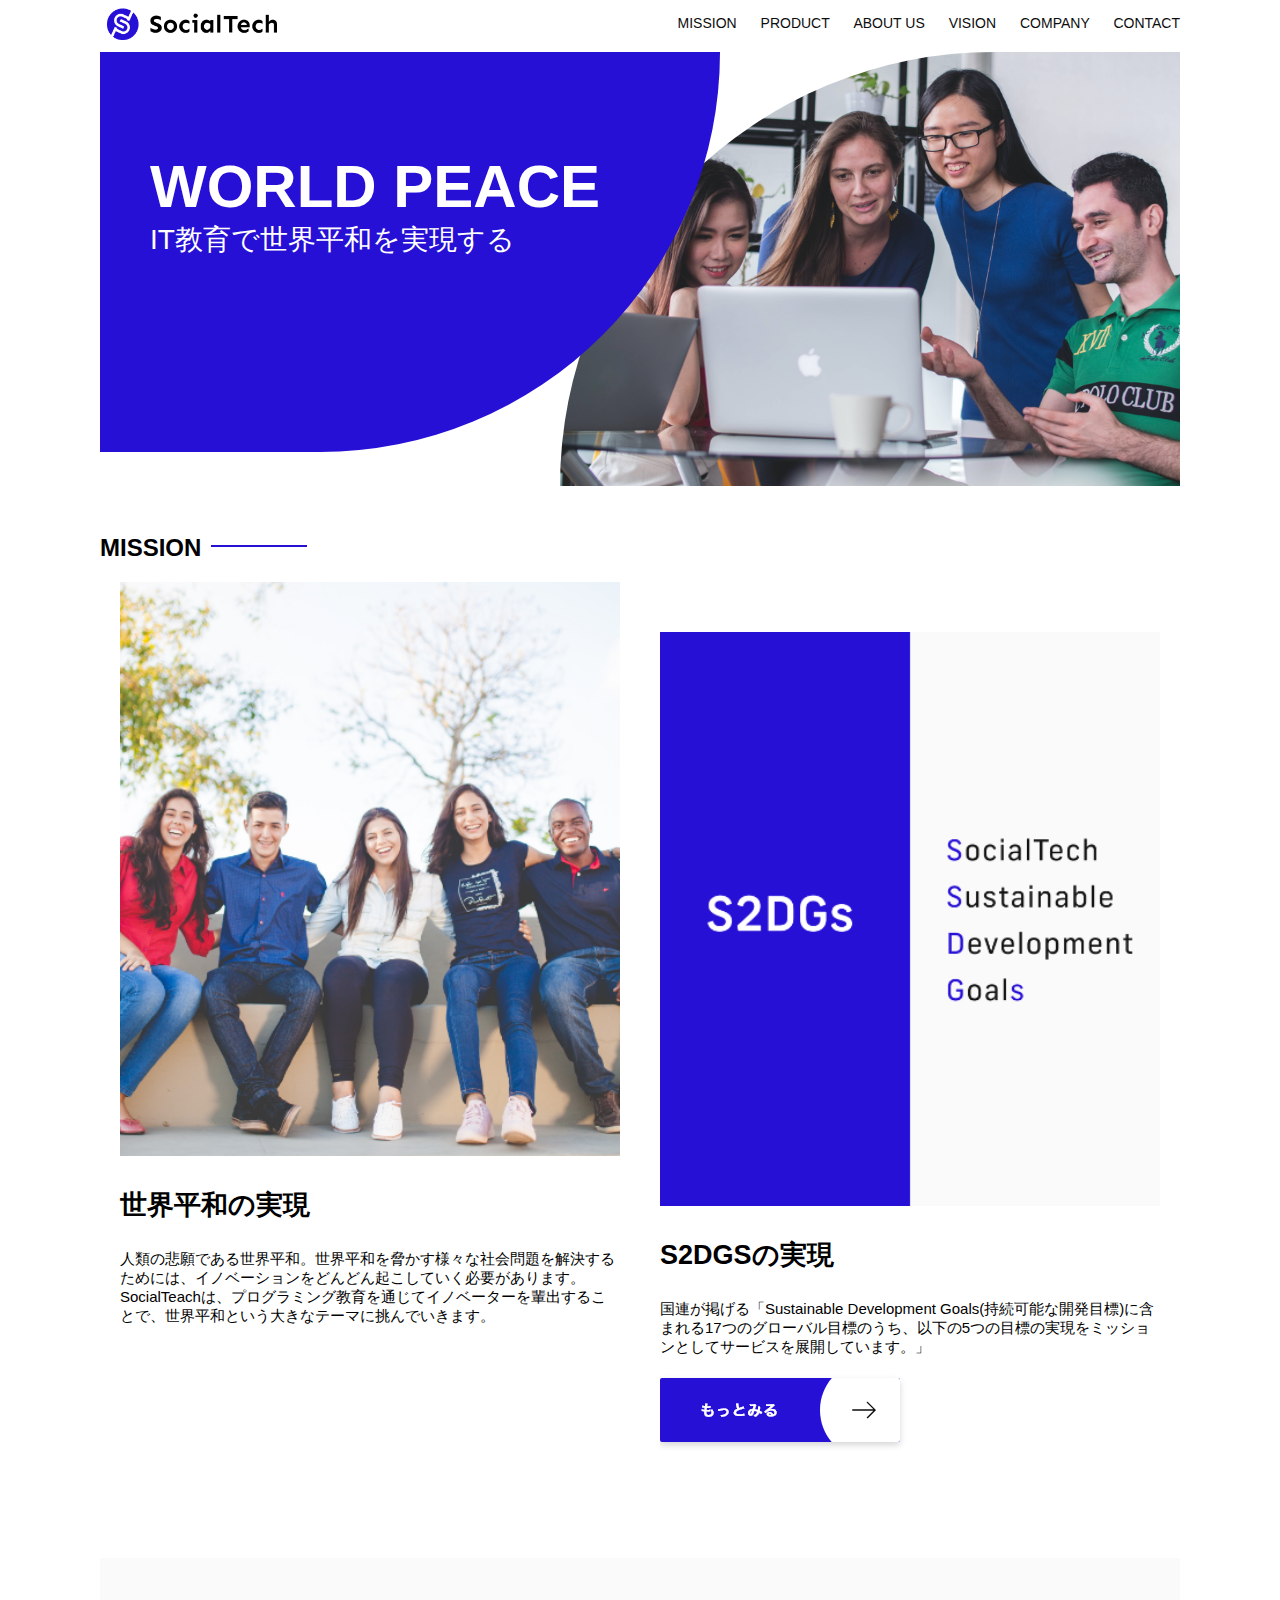
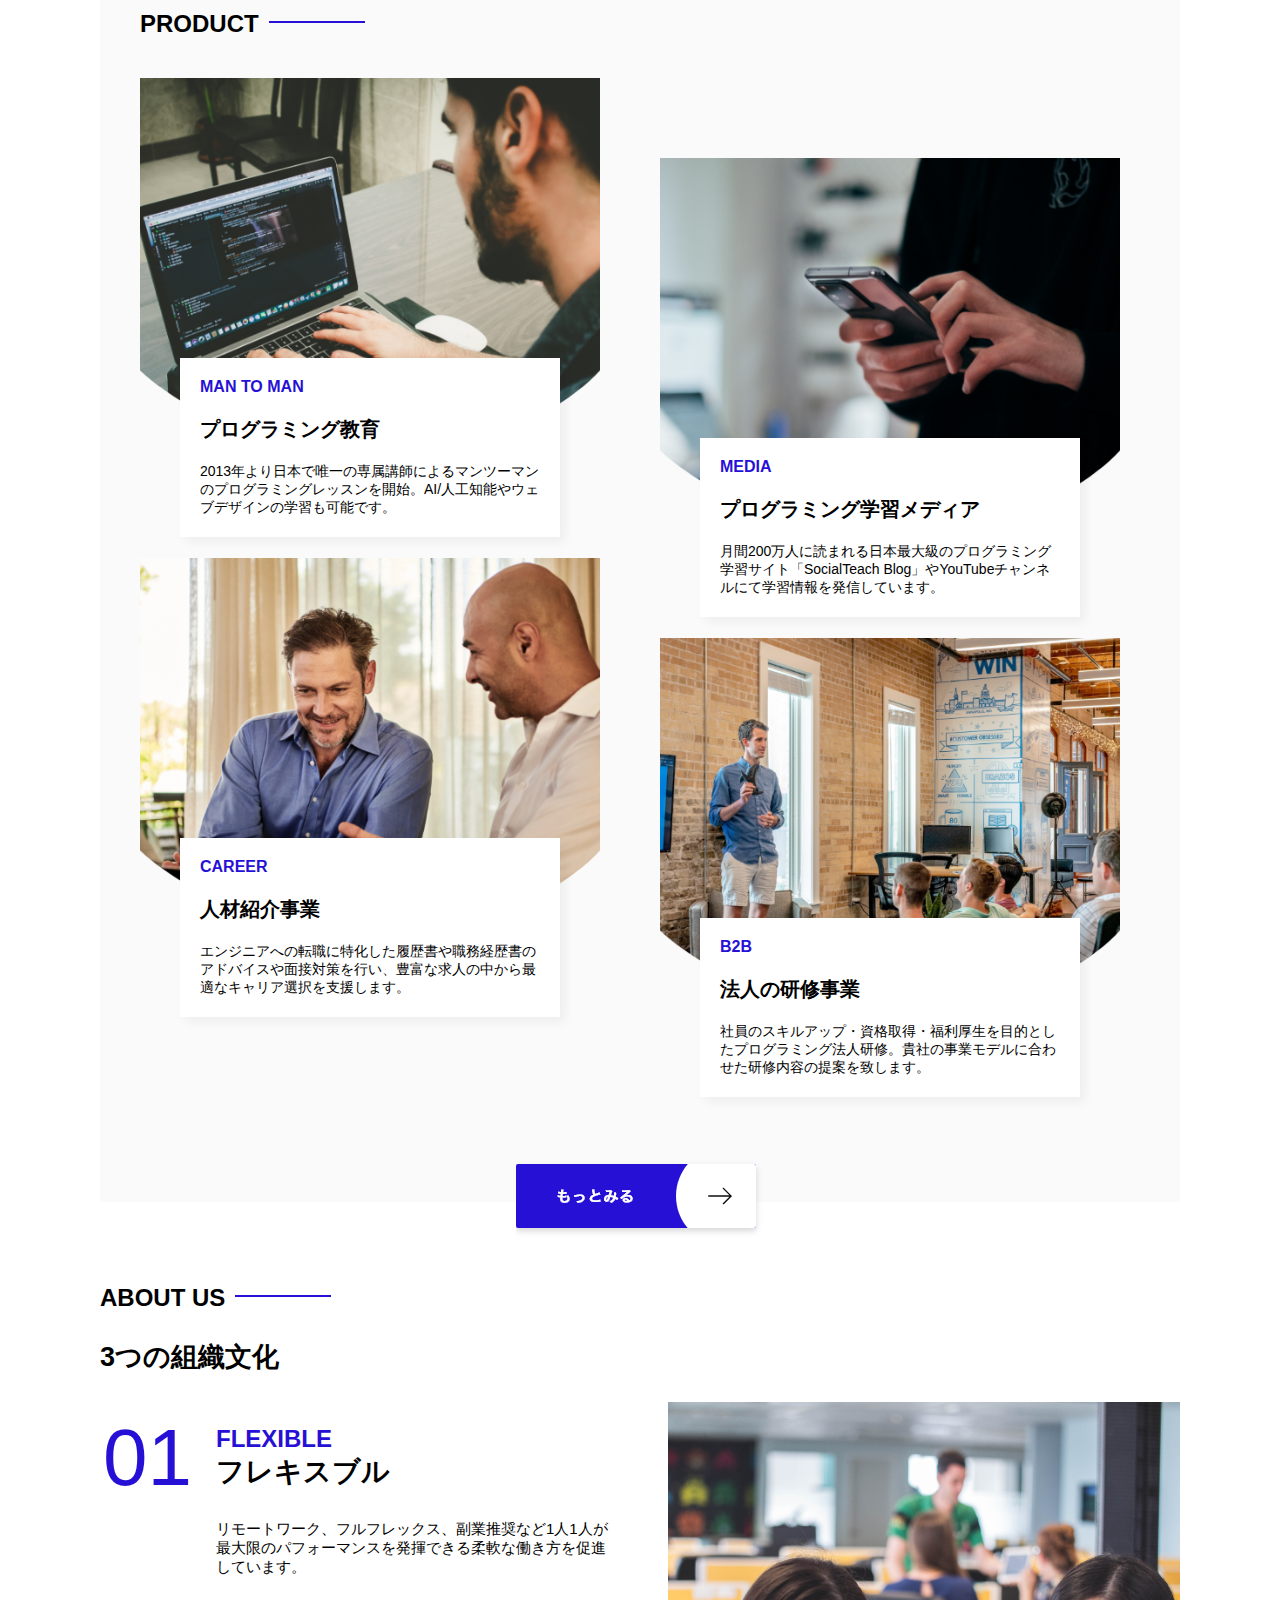
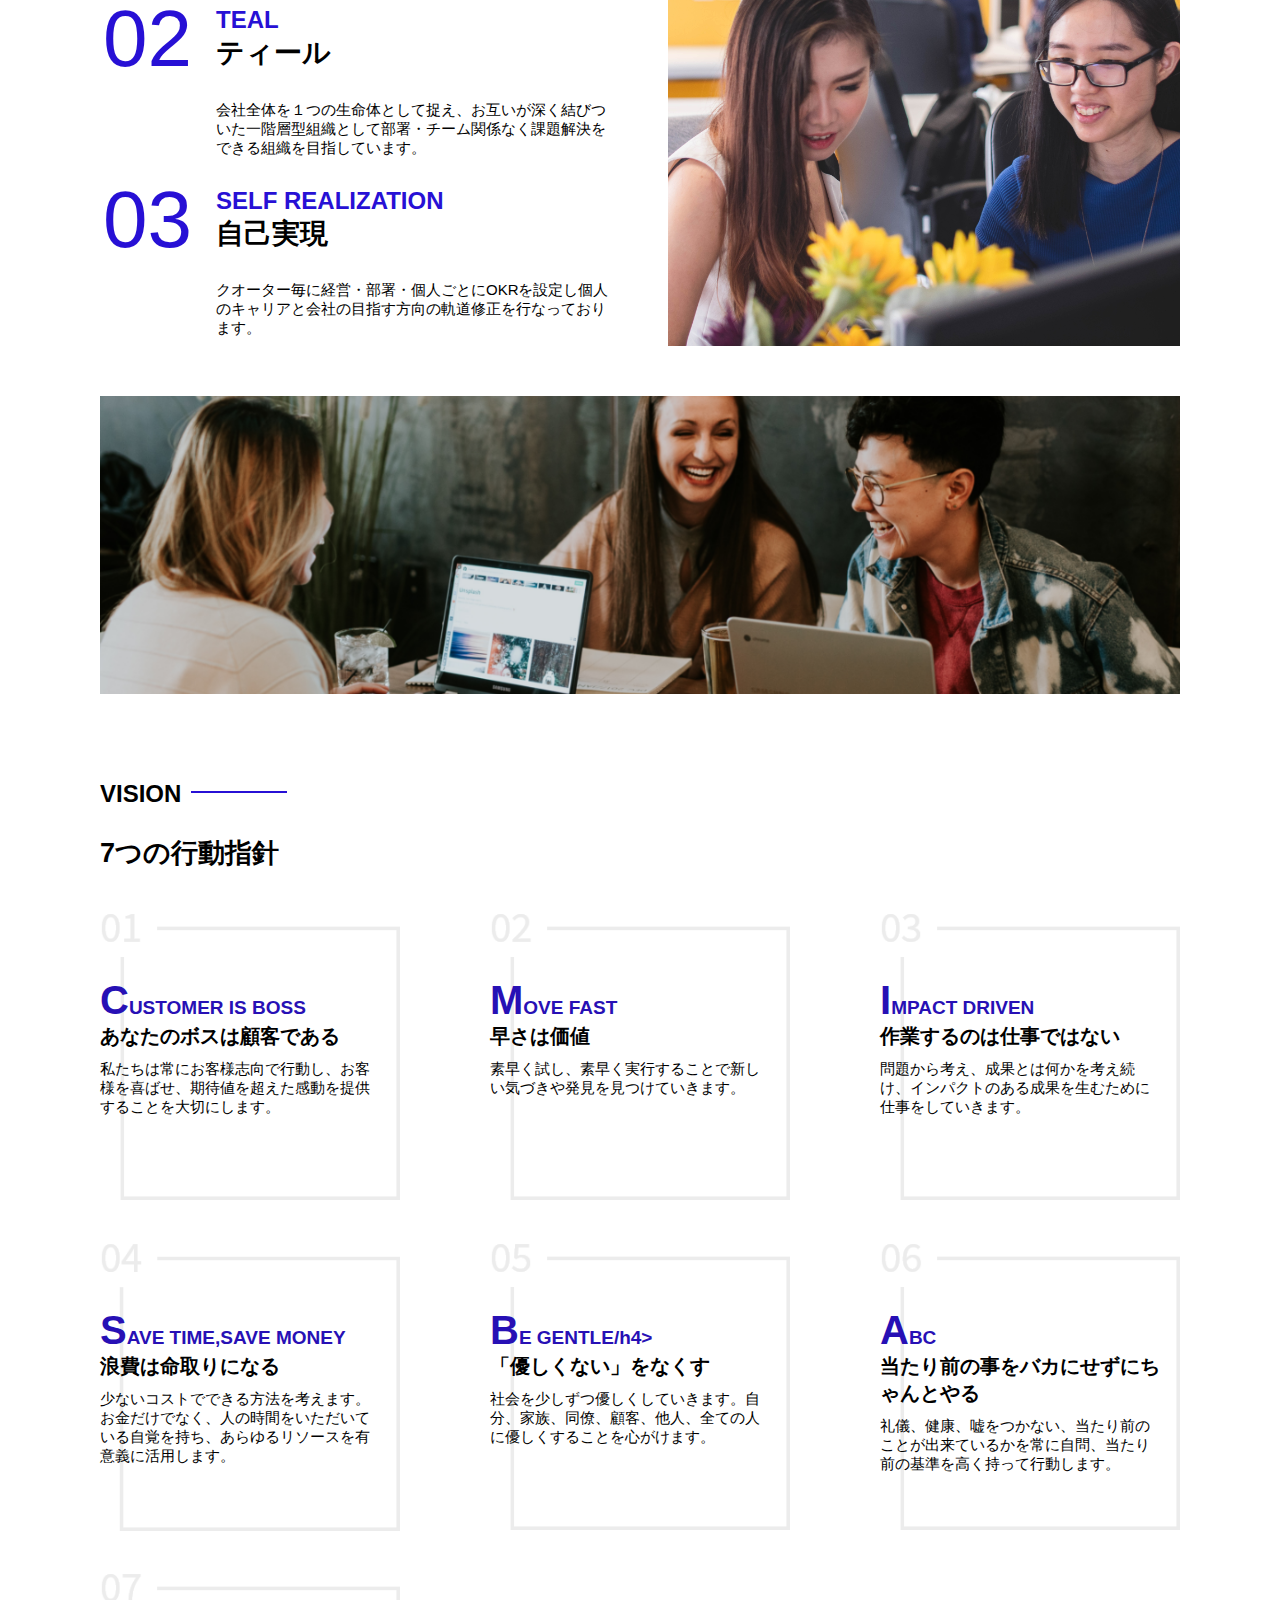
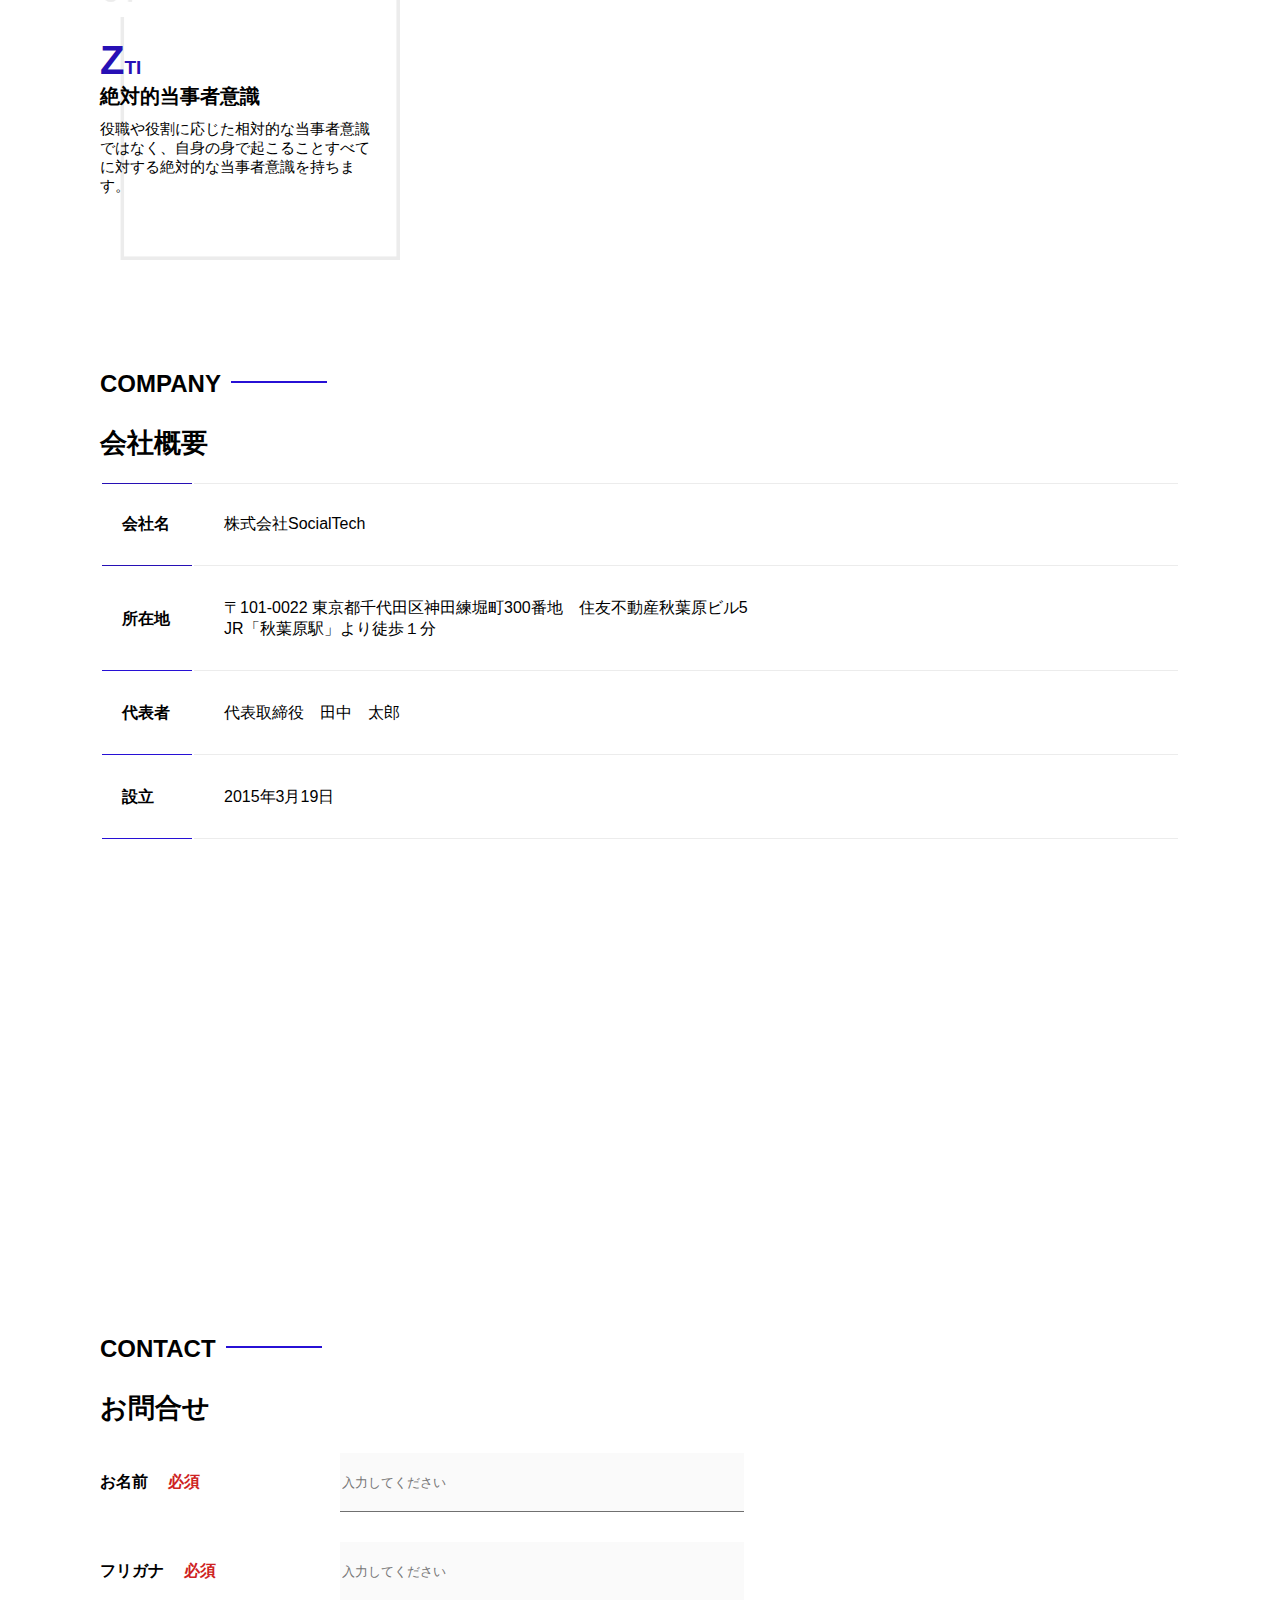
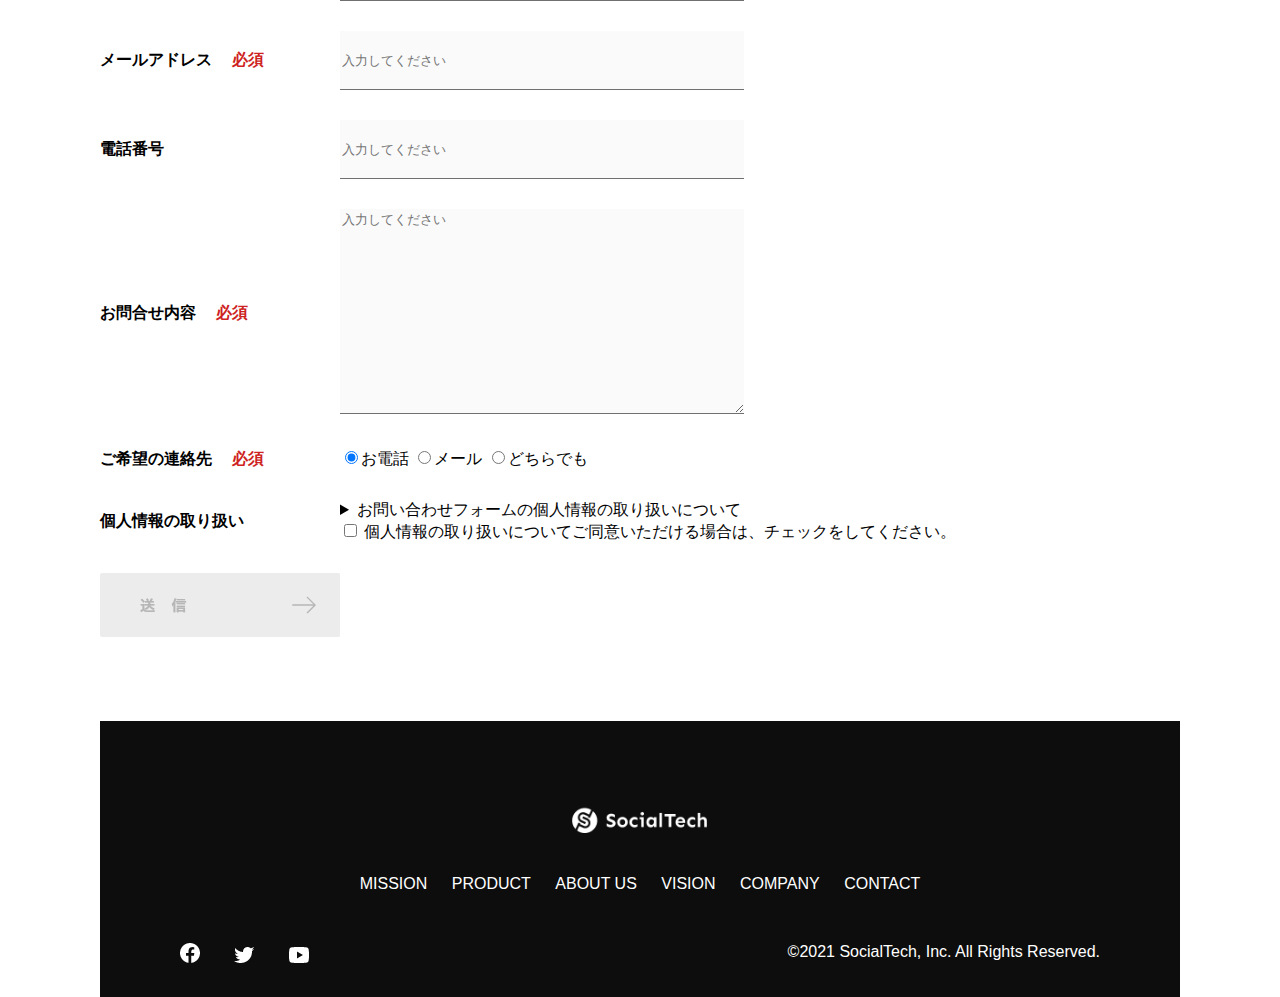
<file: index.html>
<!DOCTYPE html>
<html>
<head>
    <title>SocialTeach</title>
    <meta charset="UTF-8">
    <meta name="description" content="SocialTeachはEdTech業界のリーデイングカンパニーを目指します。">
    <meta name="viewport" content="width=device-width,initial-scale=1.0">
    <meta name="twitter:card" content="summary_large_image" />
    <meta name="twitter:site" content="@suzu_ko333" />
    <meta property="og:image" content="https://mimi282828.github.io/samurai_HTML_CSS/images/index/index-main.png">
    <meta property="og:title" content="SocialTech">
    <meta property="og:description" content="テスト テスト">
    <meta property="twitter:image" content="https://mimi282828.github.io/samurai_HTML_CSS/images/index/index-main.png"> 
    <link rel="stylesheet" href="style.css">
</head>
<body>
    <!-- ヘッダー-->
    <header>
    <!-- ロゴ-->
    <a href="index.html" id="logo"><img src="images/logo.png" alt="トップページに戻る"></a>

    <!--PC用ナビゲーション-->
    <nav id="nav-pc">
    <a href="mission.html">MISSION</a>
    <a href="prpduct.html">PRODUCT</a>
    <a href="index.html#aboutus">ABOUT US</a>
    
    <a href="index.html#vision">VISION</a>
    <a href="index.html#company">COMPANY</a>
    <a href="index.html#contact">CONTACT</a>
    
    </nav>

    <!-- スマホ用メニューボタン -->
    <img id="menu-sp" src=images/button-menu.png alt="ナビゲーションを開く" onclick="document.getElementById('nav-sp').style.display= 'block'">

    <!-- スマホ用ナビゲーション -->
    <nav id="nav-sp">
        <img id="close" src="images/button-close.png" alt="ナビゲーションを閉じる" onclick="document.getElementById('nav-sp').style.display = 'none'">
        <a id="logo-sp" href="index.html" onclick="document.getElementById('nav-sp').style.display = 'none'"><img
        src="images/logo-sp.png" alt="トップページに戻る"></a>
        <a class="menu" href="mission.html" onclick="document.getElementById('nav-sp').style.display = 'none'">MISSION</a>
        <a class="menu" href="product.html" onclick="document.getElementById('nav-sp').style.display = 'none'"> PRODUCT</a>
        <a class="menu" href="index.html#aboutus" onclick="document.getElementById('nav-sp').style.display = 'none'">ABOUT
        US</a>
        <a class="menu" href="index.html#vision"
        onclick="document.getElementById('nav-sp').style.display = 'none'">VISION</a>
        <a class="menu" href="index.html#company"
        onclick="document.getElementById('nav-sp').style.display = 'none'">COMPANY</a>
        <a class="menu" href="index.html#contact"
        onclick="document.getElementById('nav-sp').style.display = 'none'">CONTACT</a>
        <div id="sns">
            <a href="https://www.facebook.com/sejuku2013"><img src="images/button-facebook.png" alt="Facebookのリンク"></a>
        <a href="https://twitter.com/samuraijuku"><img src="images/button-twitter.png" alt="Twitterのリンク"></a>
        <a href="https://www.youtube.com/channel/UCCFOQO5aDK0xXam4cUQXT8g"><img src="images/button-youtube.png" alt="YouTubeのリンク"></a>
        </div>

    </header>
    <main>
        <article>
            <!--メインビジュアル-->
            <section id="main-visual">
                <div id="main-message">
                    <h1>WORLD PEACE</h1>
                    <p>IT教育で世界平和を実現する</p>
                </div>
                <img src="images/index/index-main.png" alt="PCの周りに集まる多国籍の仲間たち">
            </section>
            <!--ミッション-->
            <section id="mission">
                <h2 class="index-h2">MISSION</h2>
                <div id="mission-flex">
                <div>
                    <img id="mission-photo" src="images/index/index-mission.png" alt="屋外のベンチで写真を撮影する多国籍の仲間たち">
                    <h3>世界平和の実現</h3>
                    <p>
                        人類の悲願である世界平和。世界平和を脅かす様々な社会問題を解決するためには、イノベーションをどんどん起こしていく必要があります。SocialTeachは、プログラミング教育を通じてイノベーターを輩出することで、世界平和という大きなテーマに挑んでいきます。
                    </p>
                </div>
                <div>
                    <img id="s2dgs"src="images/index/s2dgs.png" alt="S2DGs">
                    <h3>S2DGSの実現</h3>
                    <p>国連が掲げる「Sustainable Development Goals(持続可能な開発目標)に含まれる17つのグローバル目標のうち、以下の5つの目標の実現をミッションとしてサービスを展開しています。」</p>
                    <a href="misson.html">
                        <img src="images/button-more.png" alt="もっと見る">
                    </a>
                </div>
            </div>
            </section>
            <!--プロタクト-->
            <section id="product">
                <h2 class="index-h2">PRODUCT</h2>
                <div>
                    <div id="product-left">
                    <div>
                        <img class="product-photo"src="images/index/index-mantoman.png" alt="PCでコードを書く男性">
                        <div class="product-explain">
                            <span>MAN TO MAN</span>
                            <h3>プログラミング教育</h3>
                            <p>2013年より日本で唯一の専属講師によるマンツーマンのプログラミングレッスンを開始。AI/人工知能やウェブデザインの学習も可能です。</p>
                        </div>
                    </div>
                <div>
                    <img class="product-photo"src="images/index/index-career.png" alt="笑顔で話し合う２人の男性">
                    <div class="product-explain">
                        <span>CAREER</span>
                        <h3>人材紹介事業</h3>
                        <p>エンジニアへの転職に特化した履歴書や職務経歴書のアドバイスや面接対策を行い、豊富な求人の中から最適なキャリア選択を支援します。</p>
                    </div>
                </div>
                </div>
                    <div id="product-right">
                    <div>
                        <img class="product-photo"src="images/index/index-media.png" alt="スマートフォンを操作する人">
                        <div class="product-explain">
                            <span>MEDIA</span>
                            <h3>プログラミング学習メディア</h3>
                            <p>月間200万人に読まれる日本最大級のプログラミング学習サイト「SocialTeach Blog」やYouTubeチャンネルにて学習情報を発信しています。</p>
                        </div>
                    </div>
                    <div>
                        <img class="product-photo"src="images/index/index-b2b.png" alt="講演中の男性とそれを聴く人々">
                        <div class="product-explain">
                            <span>B2B</span>
                            <h3>法人の研修事業</h3>
                            <p>社員のスキルアップ・資格取得・福利厚生を目的としたプログラミング法人研修。貴社の事業モデルに合わせた研修内容の提案を致します。</p>
                        </div>
                    </div>
                </div>
            </div>
                </div>
            <div>
                <a id="product-more"href="prpduct.html">
                    <img src="images/button-more.png" alt="もっとみる">
                </a>
            </div>
            </section>
            <!--ABOUT US-->
            <section id="aboutus">
                <h2 class="index-h2">ABOUT US</h2>
                <h3>3つの組織文化</h3>
                <div>
                <table class="culture-table">
                <tr>
                    <td>
                        <span class="culture-num">01</span>
                    </td>
                <td>
                    <span class="culture-en">FLEXIBLE</span>
                    <span class="culture-jp">フレキスブル</span>
                </td>
                </tr>  
                <tr>
                    <td>
                        <!--空のセル-->
                    </td>
                    <td>
                        <p class="culture-description">
                            リモートワーク、フルフレックス、副業推奨など1人1人が最大限のパフォーマンスを発揮できる柔軟な働き方を促進しています。
                        </p>
                    </td>
                </tr>
                <tr>
                    <td>
                        <span class="culture-num">02</span>
                    </td>
                    <td>
                        <span class="culture-en">TEAL</span>
                        <span class="culture-jp">ティール</span>
                    </td>
                </tr>
                <tr>
                    <td>
                        <!--空のセル-->
                
                    </td>
                    <td>
                        <p class="culture-description">
                            会社全体を１つの生命体として捉え、お互いが深く結びついた一階層型組織として部署・チーム関係なく課題解決をできる組織を目指しています。
                        </p>
                    </td>
                </tr>
                <tr>
                    <td>
                    <span class="culture-num">03</span>
                    </td>
                    <td>
                        <span class="culture-en">SELF REALIZATION</span>
                        <span class="culture-jp">自己実現</span>
                    </td>
                </tr>
                <tr>
                    <td>
                        <!--空のセル-->
                    </td>
                    <td>
                        <p class="culture-description">
                            クオーター毎に経営・部署・個人ごとにOKRを設定し個人のキャリアと会社の目指す方向の軌道修正を行なっております。
                        </p>
                    </td>
                </tr>
                </table> 
                <img class="cllture-img" src="images/index/index-aboutus1.png" art="笑顔で話ある２人の女性">
                </div>
                <img class="culture-img2" src="images/index/index-aboutus2.png" alt="笑顔で話し合う３人の男女">
            </section>

            <!--VISON-->
            <section id="vision">
                <h2 class="index-h2">VISION</h2>
                <h3>7つの行動指針</h3>
                <div>
                    <div class="vision-box">
                        <img src="images/index/vision-01.png" alt="01">
                        <span>
                            <h4>CUSTOMER IS BOSS</h4>
                            <h5>あなたのボスは顧客である</h5>
                            <p>私たちは常にお客様志向で行動し、お客様を喜ばせ、期待値を超えた感動を提供することを大切にします。</p>
                        </span>
                    </div>
                        <div class="vision-box">
                            <img src="images/index/vision-02.png" alt="02">
                            <span>
                                <h4>MOVE FAST</h4>
                                <h5>早さは価値</h5>
                                <p>素早く試し、素早く実行することで新しい気づきや発見を見つけていきます。</p>
                            </span>
                        </div>
                            <div class="vision-box">
                                <img src="images/index/vision-03.png" alt="03">
                                <span>
                                    <h4>IMPACT DRIVEN</h4>
                                    <h5>作業するのは仕事ではない</h5>
                                    <p>問題から考え、成果とは何かを考え続け、インパクトのある成果を生むために仕事をしていきます。</p>
                                </span>
                            </div>
                                <div class="vision-box">
                                    <img src="images/index/vision-04.png" alt="04">
                                    <span>
                                        <h4>SAVE TIME,SAVE MONEY</h4>
                                        <h5>浪費は命取りになる</h5>
                                        <p>少ないコストでできる方法を考えます。お金だけでなく、人の時間をいただいている自覚を持ち、あらゆるリソースを有意義に活用します。</p>
                                    </span>
                                </div>
                                
                                    <div class="vision-box">
                                        <img src="images/index/vision-05.png" alt="05">
                                        <span>
                                            <h4>BE GENTLE/h4>
                                            <h5>「優しくない」をなくす</h5>
                                            <p>社会を少しずつ優しくしていきます。自分、家族、同僚、顧客、他人、全ての人に優しくすることを心がけます。</p>
                                        </span>
                                </div>        
                                    <div class="vision-box">
                                        <img src="images/index/vision-06.png" alt="06">
                                        <span>
                                            <h4>ABC</h4>
                                            <h5>当たり前の事をバカにせずにちゃんとやる</h5>
                                            <p>礼儀、健康、嘘をつかない、当たり前のことが出来ているかを常に自問、当たり前の基準を高く持って行動します。</p>
                                        </span>
                                    </div>        
                                    <div class="vision-box">
                                        <img src="images/index/vision-07.png" alt="07">
                                        <span>
                                            <h4>ZTI</h4>
                                            <h5>絶対的当事者意識</h5>
                                            <p>役職や役割に応じた相対的な当事者意識ではなく、自身の身で起こることすべてに対する絶対的な当事者意識を持ちます。</p>
                                        </span>
                                    </div>        
                </div>
            </section>
            <!--COMPANY-->
            <section id="company">
                <h2 class="index2">COMPANY</h2>
                <h3>会社概要</h3> 
                <table id="company-table">
                    <tr>
                        <th class="tableheader-first">会社名</th>
                        <td class="cell-first">株式会社SocialTech</td>
                    </tr>
                    <tr>
                        <th class="tableheader">所在地</th>
                        <td class="cell">〒101-0022 東京都千代田区神田練堀町300番地　住友不動産秋葉原ビル5<br>JR「秋葉原駅」より徒歩１分</td>
                    </tr>
                    <tr>
                        <th class="tableheader">代表者</th>
                        <td class="cell">代表取締役　田中　太郎</td>
                    </tr>
                    <tr>
                        <th class="tableheader">設立</th>
                        <td class="cell">2015年3月19日</td>
                    </tr>
                </table> 
                
                <iframe 
                src="https://www.google.com/maps/embed?pb=!1m18!1m12!1m3!1d1620.0322753790533!2d139.76869011744387!3d35.7000291!2m3!1f0!2f0!3f0!3m2!1i1024!2i768!4f13.1!3m3!1m2!1s0x60188c04f0201e11%3A0x3ad1aca61e68b3f2!2z5L2P5Y-L5LiN5YuV55Sj56eL6JGJ5Y6f44OT44Or!5e0!3m2!1sja!2sjp!4v1713689172216!5m2!1sja!2sjp" 
                style="border: 0;"allowfullscreen=""loading="lazy">
            </iframe>
            </section>
            <!--お問い合わせフォーム-->
            <section id="contact">
                <h2 class="index-h2">CONTACT</h2>
                <h3>お問合せ</h3>
                <form >
                    <div>
                        <div class="contact-heading">
                            <label class="contact-label">お名前<span class="contact-span">必須</span></label>
                        </div>
                        <div>
                            <input type="text" name="name" placeholder="入力してください"class="contact-textbox">
                        </div>
                    </div>
                    <div>
                        <div class="contact-heading">
                            <label class="contact-label">フリガナ<span class="contact-span">必須</span></label>
                        </div>
                        <div>
                            <input type="text" name="hurigana" placeholder="入力してください"class="contact-textbox">
                        </div>
                    </div>
                    <div>
                        <div class="contact-heading">
                                <label class="contact-label">メールアドレス<span class="contact-span">必須</span></label>
                        </div>
                        <div>
                            <input type="text" name="email" placeholder="入力してください"class="contact-textbox">
                        </div>
                    </div>
                    <div>
                        <div class="contact-heading">
                                <label class="contact-label">電話番号</label>
                        </div>
                        <div>
                            <input type="text" name="tel" placeholder="入力してください"class="contact-textbox">
                        </div>
                    </div>
                    <div>
                        <div class="contact-heading">
                            <label class="contact-label">お問合せ内容<span class="contact-span">必須</span></label>
                        </div>
                        <div>
                            <textarea class="contact-textarea" placeholder="入力してください"name="message"></textarea>
                        </div>
                    </div>
                    <div>
                        <div class="contact-heading">
                            <label class="contact-label">ご希望の連絡先<span class="contact-span">必須</span></label>
                        </div>
                        <div>
                            <input class="radiobutton" type="radio" value="tel" name="contact" checked><label>お電話</label>
                            <input class="radiobutton" type="radio" value="tel" name="contact"><label>メール</label>
                            <input class="radiobutton" type="radio" value="both" name="contact"><label>どちらでも</label>
                        </div>
                    </div>
                    <div>
                        <div class="contact-heading">
                        <label class="contact-label">個人情報の取り扱い</label>
                        </div>
                        <div>
                        <details>
                            <summary>お問い合わせフォームの個人情報の取り扱いについて</summary>
                            <div>
                            <span>１．組織の名称又は氏名</span><br>
                            株式会社SocialTech<br><br>
                            <span>２．個人情報保護管理者（若しくはその代理人）の氏名又は職名、所属及び連絡先
                                鈴木 一郎 コーポレート部</span><br>
                            メールアドレス：samurai@example.com<br>
                            TEL：03-1234-5678<br>
                            <span>３．個人情報の利用目的</span><br>
                            ・本サービス及び本サービスに関連する情報の提供又はそれらに関する連絡のため<br>
                            ・ユーザーの本人確認のため<br>
                            ・当社サービスのご案内のため<br>
                            ・当社の商品等の広告または宣伝（電子メールによるものを含むものとします。）<br><br>
                            <span>４．個人情報の取り扱い業務の委託</span><br>
                            個人情報の取扱業務の全部または一部を外部に業務委託する場合があります。<br>
                            その際、弊社は、個人情報を適切に保護できる管理体制を敷き実行していることを条件として<br>
                            委託先を厳選したうえで、機密保持契約を委託先と締結し、お客様の個人情報を厳密に管理させます。<br><br>
                            <span>５．個人情報の開示等の請求</span><br>
                            お客様は、弊社に対してご自身の個人情報の開示等（利用目的の通知、開示、内容の訂正・追加・削除、利用の停止または消去、第三者への提供の停止）に関して、当社問合わせ窓口に申し出ることができます。<br>
                            その際、弊社はお客様ご本人を確認させていただいたうえで、合理的な期間内に対応いたします。<br><br>
                            なお、個人情報に関する弊社問合わせ先は、次の通りです。<br><br>
                            株式会社SocialTech　個人情報問合せ窓口<br>
                            〒101-0022 東京都千代田区神田練塀町300番地 住友不動産秋葉原駅前ビル5F<br>
                            メールアドレス：samurai@example.com　TEL：03-1234-5678<br><br>
                            <span>６．個人情報を提供されることの任意性について</span><br><br>                             
                            お客様がご自身の個人情報を弊社に提供されるか否かは、お客様のご判断によりますが、もしご提供されない場合には、適切なサービスが提供できない場合がありますので予めご了承ください。
                            </div>
                        </details>
                        <input type="checkbox" name="agree">
                        <span>個人情報の取り扱いについてご同意いただける場合は、チェックをしてください。</span>
                        </div>
                    </div>
                    <input type="image" src="images/button-submit.png" alt="送信する">
                </form>
            </section> 

        </article>
        <footer>
            <div id="footer-logo">
                <img src="images/logo-sp.png" alt="SocialTech">
            </div>
                <div id="footer-link">
                    <a href="misson.html">MISSION</a>
                    <a href="propduct.html">PRODUCT</a>
                    <a href="index.html #aboutus">ABOUT US</a>
                    <a href="index.html #vison">VISION</a>
                    <a href="index.html #company">COMPANY</a>
                    <a href="index.html #contact">CONTACT</a>
                </div>
                <div id="sns-footer">
                    <a href="https://www.facebook.com/sejuku2013"><img src="images/button-facebook.png" alt="Facebookのリンク"></a>
                    <a href="https://twitter.com/samuraijuku"><img src="images/button-twitter.png" alt="Twitterのリンク"></a>
                    <a href="https://www.youtube.com/channel/UCCFOQO5aDK0xXam4cUQXT8g"><img src="images/button-youtube.png" alt="YouTubeのリンク"></a>
                    <span id="copyright">&copy;2021 SocialTech, Inc. All Rights Reserved. </span>

                </div>
        </footer>
    </main>
</body>
</html>
</file>
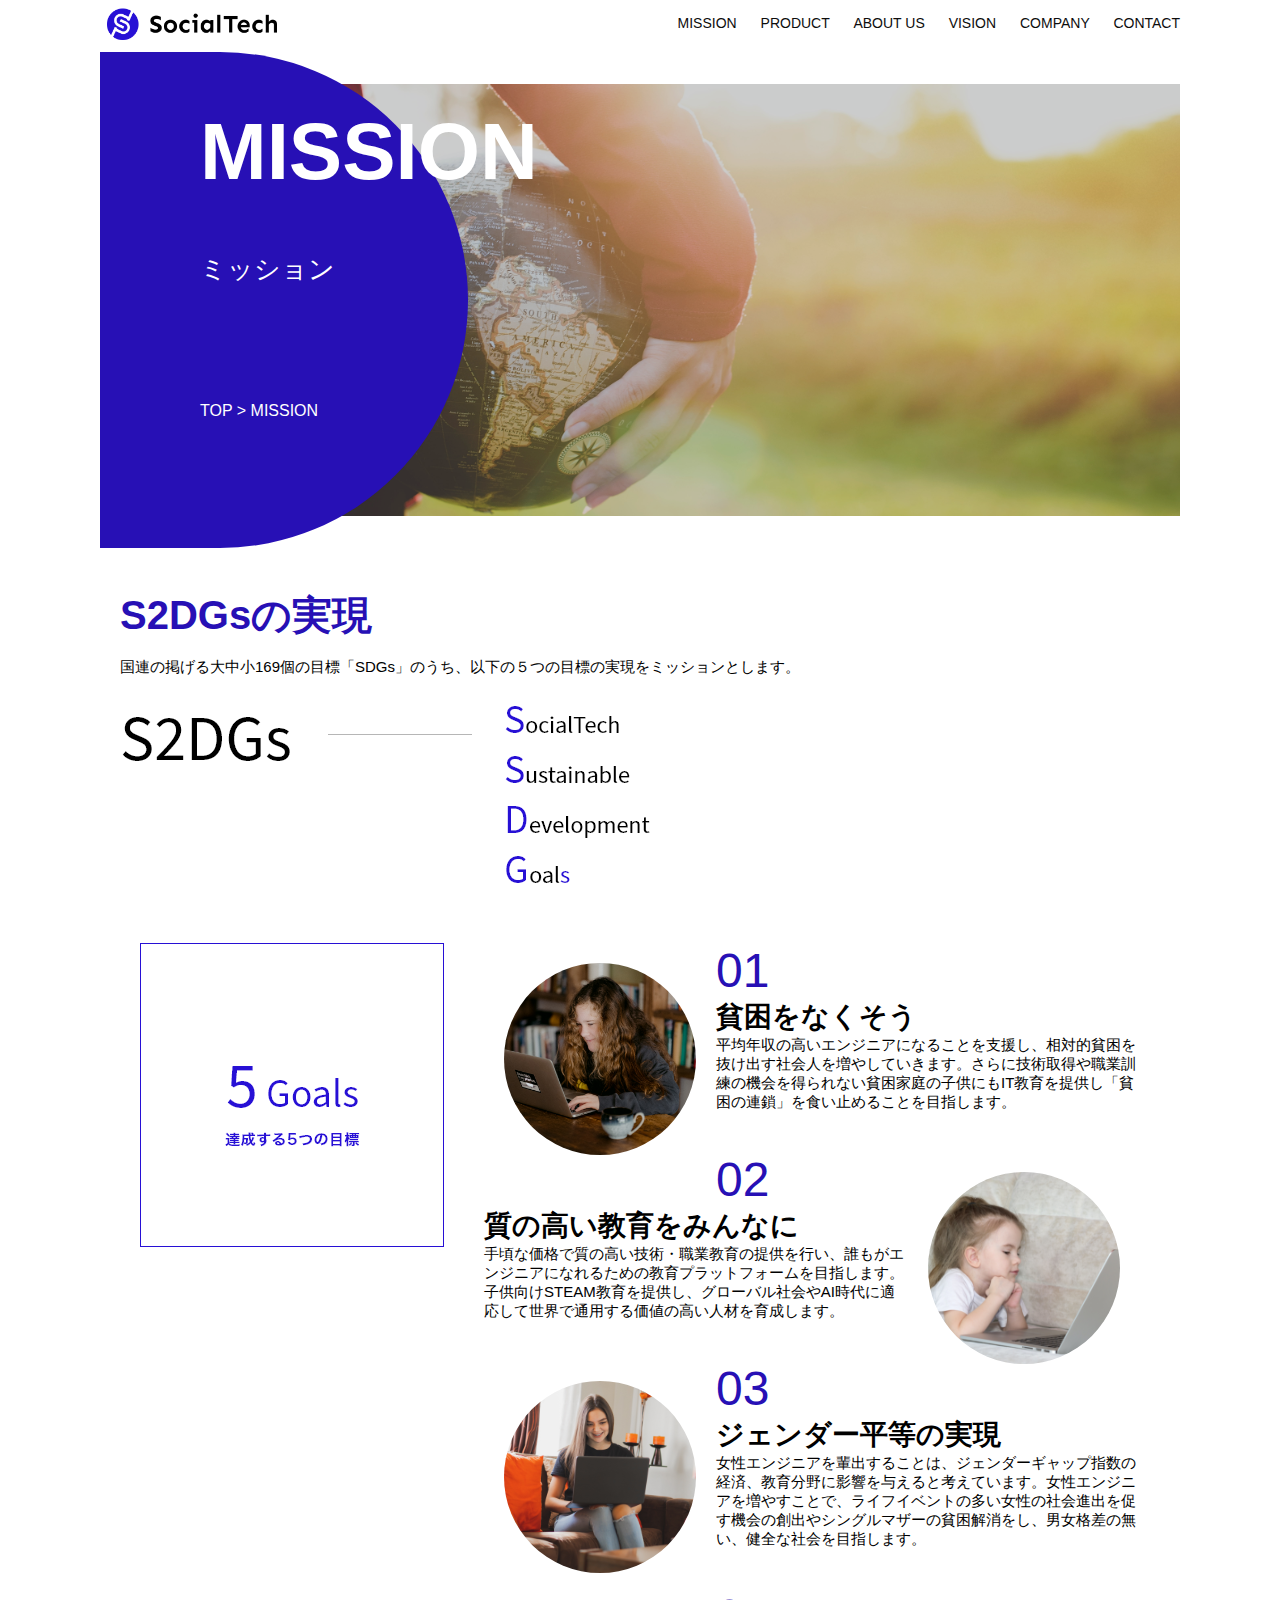
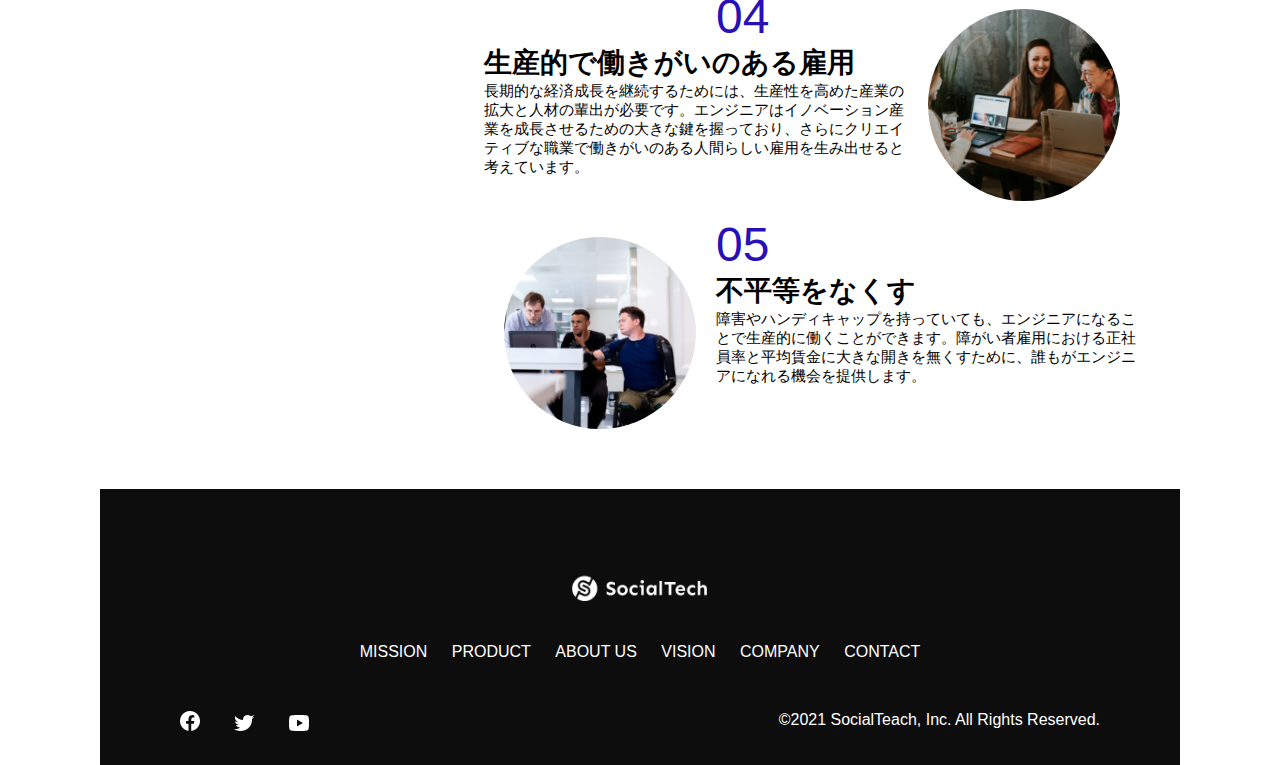
<file: misson.html>
<!DOCTYPE html>
<html>
    <head>
        <title>SocialTeach-MISSION ミッション</title>
        <meta charset="UTF-8">
        <meta name="description" content="SocialTeach目指す５つの目標（S2DGs）を紹介します">
        <meta name="viewport" content="width=device-width,initial-scale=1.0">
        <link rel="stylesheet" href="style.css">
    </head>

    <body>
        <!-- ヘッダー -->
        <header>
            <!-- ロゴ- -->
            <a href="index.html" id="logo"><img src="images/logo.png"alt="トップページに戻る"></a>

            <!-- PC用ナビゲーション -->
            <nav id="nav-pc">
                <a href="misson.html">MISSION</a>
                <a href="prpduct.html">PRODUCT</a>
                <a href="index.html#aboutus">ABOUT US</a>
                <a href="index.html#vision">VISION</a>
                <a href="index.html#company">COMPANY</a>
                <a href="index.html#contact">CONTACT</a>
            </nav>

            <!-- スマホ用メニューボタン -->
            <img id=menu-sp src="images/button-menu.png" alt="ナビゲーションを開く"onclick="document.getElementById('nav-sp').style.display='block'">

            <!-- スマホ用ナビゲーション -->
            <nav id="nav-sp">
                <img id="close" src="images/button-close.png" alt="ナビゲーションを閉じる"　onclick="document.getElementById('nav-sp').style.display ='none'">
                <a id="logo-sp" href="index.html" onclick="document.getElementById('nav-sp').style.display='none'"><img src="images/logo-sp.png" alt="トップページに戻る"></a>
                <a class="menu" href="misson.html" onclick="document.getElementById('nav-sp').style.display='none'">MISSION</a>
                <a class="menu" href="prpduct.html" onclick="document.getElementById('nav-sp').style.display='none'">PRODUCT</a>
                <a class="menu" href="index.html#aboutus" onclick="document.getElementById('nav-sp').style.display='none'">ABOUT US</a>
                <a class="menu" href="index.html#vision" onclick="document.getElementById('nav-sp').style.display='none'">VISION</a>
                <a class="menu" href="index.html#company" onclick="document.getElementById('nav-sp').style.display='none'">COMPANY</a>
                <a class="menu" href="index.html#contact" onclick="document.getElementById('nav-sp').style.display='none'">CONTACT</a>
                <div id="sns">
                    <a href="https://www.facebook.com/sejuku2013"><img src="images/button-facebook.png" alt="Facebookのリンク"></a>
                    <a href="https://twitter.com/samuraijuku"><img src="images/button-twitter.png" alt="Twitterのリンク"></a>
                    <a href="https://www.youtube.com/channel/UCCFOQO5aDK0xXam4cUQXT8g"><img src="images/button-youtube.png" alt="YouTubeのリンク"></a>
                </div>
                </nav>
                </header>
                <main>
                    <article>
                        <section id="mission-main">
                            <div id="mission-tittle">
                                <h1>MISSION</h1>
                                <span>ミッション</span>
                                <div>TOP > MISSION</div>
                            </div>
                        </section>
                        <section id="mission-s2dgs">
                            <h2 class="mission-h2">S2DGsの実現</h2>
                            <p>国連の掲げる大中小169個の目標「SDGs」のうち、以下の５つの目標の実現をミッションとします。</p>
                            <img src="images/mission/mission-s2dgs.png" alt="aS2DGs">
                        </section>
                        <section id="mission-5goals">
                            <div>
                                <img id="s2dgs-image" src="images/mission/mission-5goals.png" alt="5Goals">
                            </div>
                            <div>
                            <div>
                                <img class="fivegoals-image-left" src="images/mission/mission-5goals01.png" alt="PCを操作する女の子">
                                <span class="fivegoals-number">01</span>
                                <h3 class="fivegoals-h3">貧困をなくそう</h3>
                                <p class="fivegoals-p">平均年収の高いエンジニアになることを支援し、相対的貧困を抜け出す社会人を増やしていきます。さらに技術取得や職業訓練の機会を得られない貧困家庭の子供にもIT教育を提供し「貧困の連鎖」を食い止めることを目指します。</p>
                            </div>
                            <div>
                                <img class="fivegoals-image-right" src="images/mission/mission-5goals02.png" alt="PCを見つめる小さい女の子">
                                <span class="fivegoals-number">02</span>
                                <h3 class="fivegoals-h3">質の高い教育をみんなに</h3>
                                <p class="fivegoals-p">手頃な価格で質の高い技術・職業教育の提供を行い、誰もがエンジニアになれるための教育プラットフォームを目指します。子供向けSTEAM教育を提供し、グローバル社会やAI時代に適応して世界で通用する価値の高い人材を育成します。</p>
                            </div>
                            <div>
                                <img class="fivegoals-image-left" src="images/mission/mission-5goals03.png" alt="PCを操作する女性">
                                <span class="fivegoals-number">03</span>
                                <h3 class="fivegoals-h3">ジェンダー平等の実現</h3>
                                <p class="fivegoals-p">女性エンジニアを輩出することは、ジェンダーギャップ指数の経済、教育分野に影響を与えると考えています。女性エンジニアを増やすことで、ライフイベントの多い女性の社会進出を促す機会の創出やシングルマザーの貧困解消をし、男女格差の無い、健全な社会を目指します。</p>
                            </div>
                            <div>
                                <img class="fivegoals-image-right" src="images/mission/mission-5goals04.png" alt="笑顔で話し合う３人の男女">
                                <span class="fivegoals-number">04</span>
                                <h3 class="fivegoals-h3">生産的で働きがいのある雇用</h3>
                                <p class="fivegoals-p">長期的な経済成長を継続するためには、生産性を高めた産業の拡大と人材の輩出が必要です。エンジニアはイノベーション産業を成長させるための大きな鍵を握っており、さらにクリエイティブな職業で働きがいのある人間らしい雇用を生み出せると考えています。</p>
                            </div>
                            <div>
                                <img class="fivegoals-image-left" src="images/mission/mission-5goals05.png" alt="障害を持つ男性が生き生きと働く様子">
                                <span class="fivegoals-number">05</span>
                                <h3 class="fivegoals-h3">不平等をなくす</h3>
                                <p class="fivegoals-p">障害やハンディキャップを持っていても、エンジニアになることで生産的に働くことができます。障がい者雇用における正社員率と平均賃金に大きな開きを無くすために、誰もがエンジニアになれる機会を提供します。</p>
                            </div>
                        </section>
                    </article>
                    <footer>
                        <div id="footer-logo">
                            <img src="images/logo-sp.png" alt="SocialTech">
                        </div>
                        <div id="footer-link">
                            <a href="misson.html">MISSION</a>
                            <a href="prpduct.html">PRODUCT</a>
                            <a href="index.html#aboutus">ABOUT US</a>
                            <a href="index.html#vision">VISION</a>
                            <a href="index.html#company">COMPANY</a>
                            <a href="index.html#contact">CONTACT</a>
                        </div>
                        <div id="sns-footer">
                            <a href="https://www.facebook.com/sejuku2013"><img src="images/button-facebook.png" alt="Facebookのリンク"></a>
                            <a href="https://twitter.com/samuraijuku"><img src="images/button-twitter.png" alt="Twitterのリンク"></a>
                            <a href="https://www.youtube.com/channel/UCCFOQO5aDK0xXam4cUQXT8g"><img src="images/button-youtube.png" alt="YouTubeのリンク"></a>
                            <span id="copyright">&copy;2021 SocialTeach, Inc. All Rights Reserved. </span>
                        </div>
                    </div>
                    </footer>
                </main>
    </body>
</html>
</file>
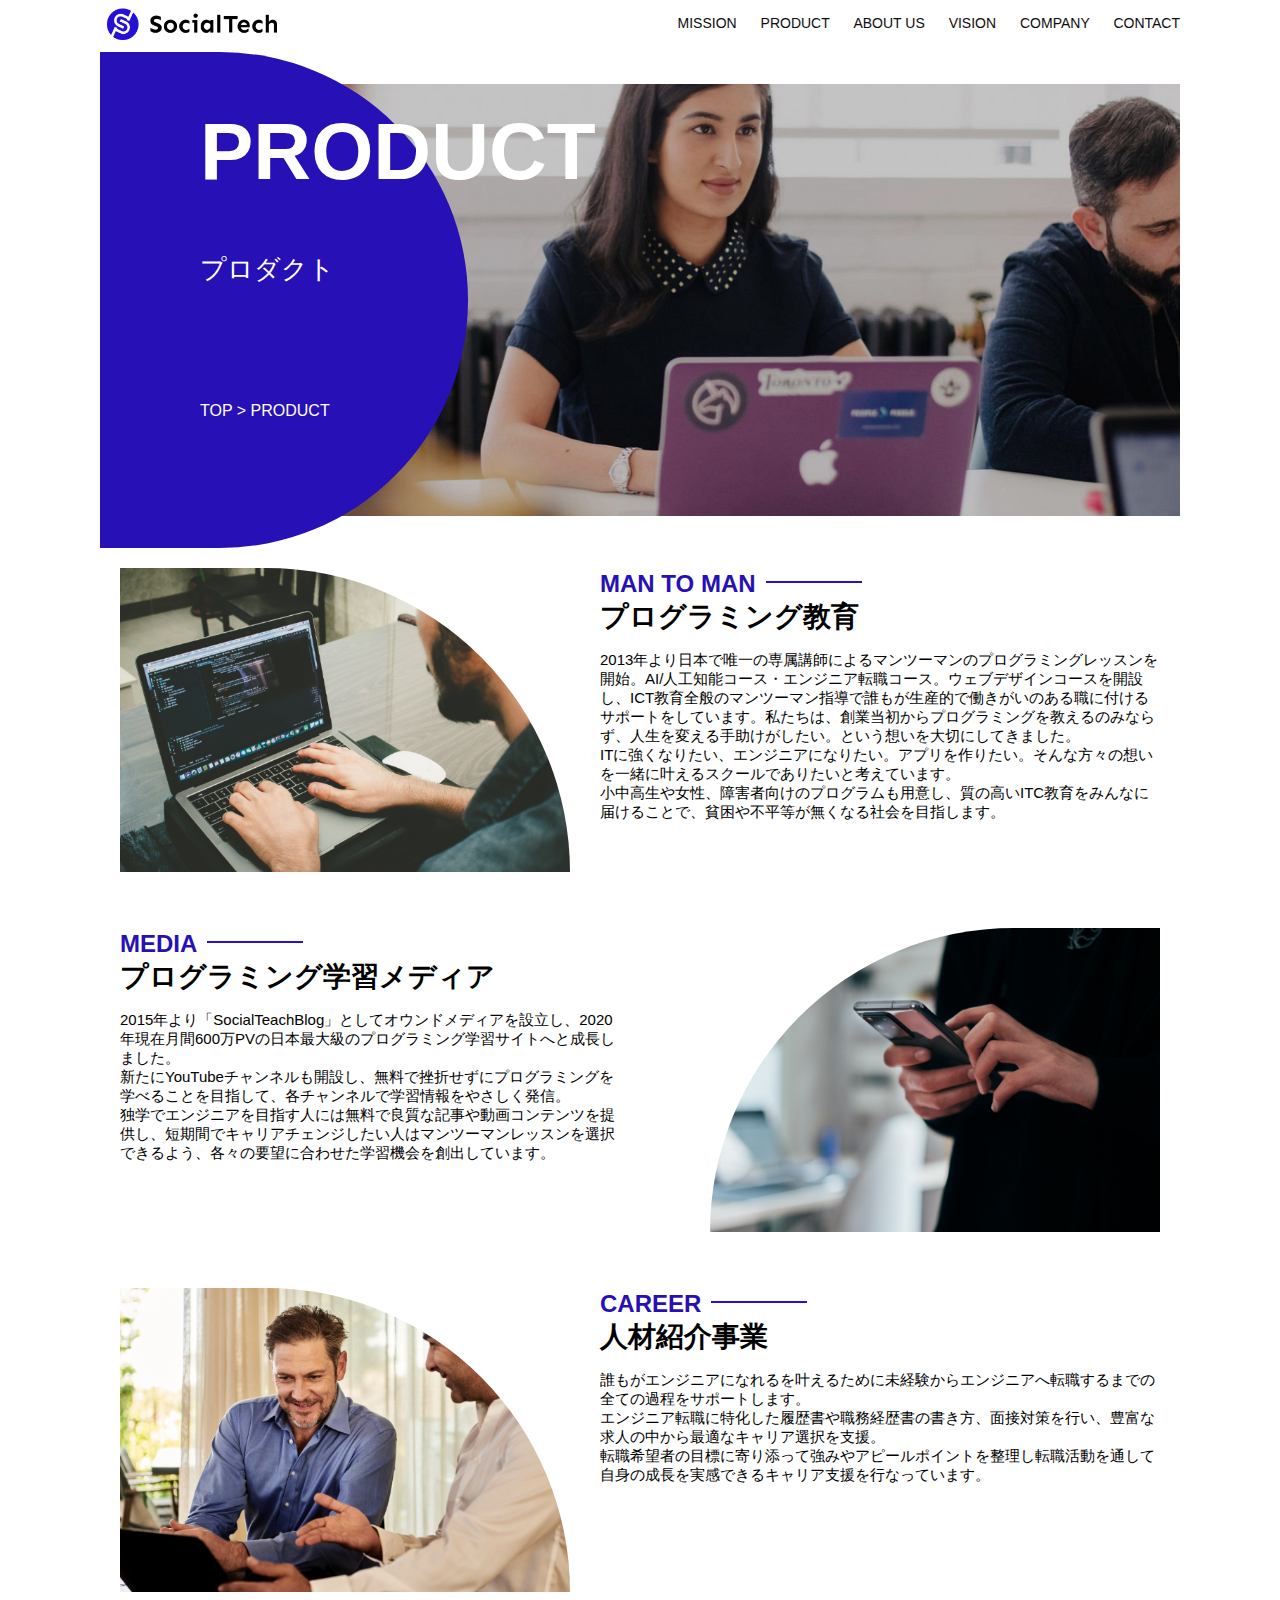
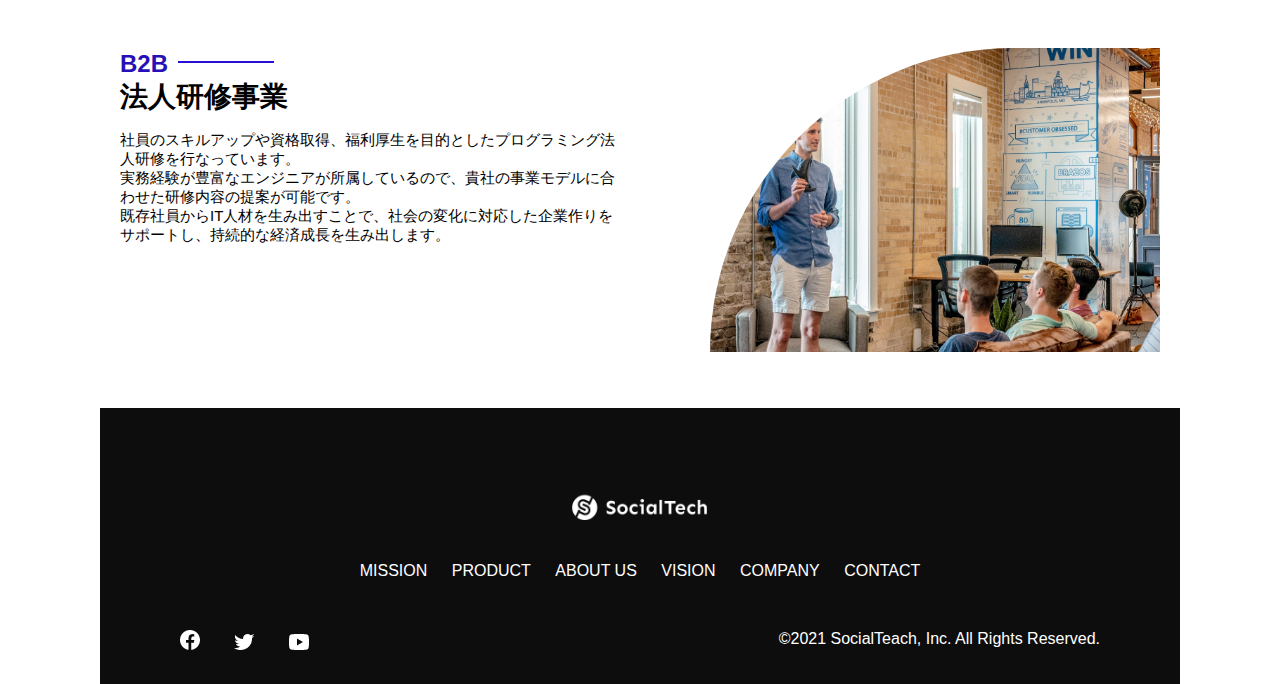
<file: prpduct.html>
<!DOCTYPE html>
<html>
<head>
    <title>SocialTech -PRODUCT プロダクト-</title>
    <meta charset="UTF-8">
    <meta name="description" content="SocialTeachの４つのプロダクトを紹介します">
    <meta name="viewport" content="width=device-width, initial-scale=1.0">
    <link rel="stylesheet" href="style.css">
</head>

<body>
    <!-- ヘッダー -->
    <header>
        <!-- ロゴ -->
        <a href="index.html" id="logo"><img src="images/logo.png" alt="トップページに戻る"></a>

        <!-- PC用ナビゲーション -->
        <nav id="nav-pc">
            <a href="misson.html">MISSION</a>
            <a href="prpduct.html">PRODUCT</a>
            <a href="index.html#aboutus">ABOUT US</a>
            <a href="index.html#vision">VISION</a>
            <a href="index.html#company">COMPANY</a>
            <a href="index.html#contact">CONTACT</a>
        </nav>

        <!-- スマホ用メニューボタン -->
        <img id=menu-sp src="images/button-menu.png" alt="ナビゲーションを開く"onclick="document.getElementById('nav-sp').style.display='block'">

        <!-- スマホ用ナビゲーション -->
        <nav id="nav-sp">
            <img id="close" src="images/button-close.png" alt="ナビゲーションを閉じる"　onclick="document.getElementById('nav-sp').style.display ='none'">
            <a id="logo-sp" href="index.html" onclick="document.getElementById('nav-sp').style.display='none'"><img src="images/logo-sp.png" alt="トップページに戻る"></a>
            <a class="menu" href="misson.html" onclick="document.getElementById('nav-sp').style.display='none'">MISSION</a>
            <a class="menu" href="prpduct.html" onclick="document.getElementById('nav-sp').style.display='none'">PRODUCT</a>
            <a class="menu" href="index.html#aboutus" onclick="document.getElementById('nav-sp').style.display='none'">ABOUT US</a>
            <a class="menu" href="index.html#vision" onclick="document.getElementById('nav-sp').style.display='none'">VISION</a>
            <a class="menu" href="index.html#company" onclick="document.getElementById('nav-sp').style.display='none'">COMPANY</a>
            <a class="menu" href="index.html#contact" onclick="document.getElementById('nav-sp').style.display='none'">CONTACT</a>
            <div id="sns">
                <a href="https://www.facebook.com/sejuku2013"><img src="images/button-facebook.png" alt="Facebookのリンク"></a>
                <a href="https://twitter.com/samuraijuku"><img src="images/button-twitter.png" alt="Twitterのリンク"></a>
                <a href="https://www.youtube.com/channel/UCCFOQO5aDK0xXam4cUQXT8g"><img src="images/button-youtube.png" alt="YouTubeのリンク"></a>
            </div>
            </nav>
    </header>
    <main>
        <article>
            <section id="product-main">
                <div id="product-tittle">
                    <h1>PRODUCT</h1>
                    <span>プロダクト</span>
                    <div>TOP > PRODUCT</div>
                </div>
            </section>
            <section class="product-section1">
                <img src="images/product/product-mantoman.png" alt="PCでコードを書く男性">
                <div>
                    <h2 class="product-h2">MAN TO MAN</h2>
                    <h3 class="product-h3">プログラミング教育</h3>
                    <p>2013年より日本で唯一の専属講師によるマンツーマンのプログラミングレッスンを開始。AI/人工知能コース・エンジニア転職コース。ウェブデザインコースを開設し、ICT教育全般のマンツーマン指導で誰もが生産的で働きがいのある職に付けるサポートをしています。私たちは、創業当初からプログラミングを教えるのみならず、人生を変える手助けがしたい。という想いを大切にしてきました。<br>ITに強くなりたい、エンジニアになりたい。アプリを作りたい。そんな方々の想いを一緒に叶えるスクールでありたいと考えています。<br>小中高生や女性、障害者向けのプログラムも用意し、質の高いITC教育をみんなに届けることで、貧困や不平等が無くなる社会を目指します。
                    </p>
                </div>
                </section>
            <section class="product-section2">
                    <div>
                        <h2 class="product-h2">MEDIA</h2>
                        <h3 class="product-h3">プログラミング学習メディア</h3>
                        <p>2015年より「SocialTeachBlog」としてオウンドメディアを設立し、2020年現在月間600万PVの日本最大級のプログラミング学習サイトへと成長しました。<br>新たにYouTubeチャンネルも開設し、無料で挫折せずにプログラミングを学べることを目指して、各チャンネルで学習情報をやさしく発信。<br>独学でエンジニアを目指す人には無料で良質な記事や動画コンテンツを提供し、短期間でキャリアチェンジしたい人はマンツーマンレッスンを選択できるよう、各々の要望に合わせた学習機会を創出しています。                       </p>
                    </div>
                    <img src="images/product/product-media.png" alt="スマートフォンを操作する人">
                    </section>
                    <section class="product-section1">
                        <img src="images/product/product-career.png" alt="笑顔で話し合う２人の男性">
                        <div>
                            <h2 class="product-h2">CAREER</h2>
                            <h3 class="product-h3">人材紹介事業</h3>
                            <p>誰もがエンジニアになれるを叶えるために未経験からエンジニアへ転職するまでの全ての過程をサポートします。<br>エンジニア転職に特化した履歴書や職務経歴書の書き方、面接対策を行い、豊富な求人の中から最適なキャリア選択を支援。<br>転職希望者の目標に寄り添って強みやアピールポイントを整理し転職活動を通して自身の成長を実感できるキャリア支援を行なっています。<br>
                            </p>
                        </div>
                    </section>
                    <section class="product-section2">
                        <div>
                            <h2 class="product-h2">B2B</h2>
                            <h3 class="product-h3">法人研修事業</h3>
                            <p>社員のスキルアップや資格取得、福利厚生を目的としたプログラミング法人研修を行なっています。<br>実務経験が豊富なエンジニアが所属しているので、貴社の事業モデルに合わせた研修内容の提案が可能です。<br>既存社員からIT人材を生み出すことで、社会の変化に対応した企業作りをサポートし、持続的な経済成長を生み出します。
                            </p>
                        </div>
                        <img src="images/product/product-b2b.png" alt="講演中の男性とそれを聴く人々">

                    </section>

        </article>
        <footer>
                <div id="footer-logo">
                    <img src="images/logo-sp.png" alt="SocialTech">
                </div>
                <div id="footer-link">
                    <a href="misson.html">MISSION</a>
                    <a href="prpduct.html">PRODUCT</a>
                    <a href="index.html#aboutus">ABOUT US</a>
                    <a href="index.html#vision">VISION</a>
                    <a href="index.html#company">COMPANY</a>
                    <a href="index.html#contact">CONTACT</a>
                </div>
                <div id="sns-footer">
                    <a href="https://www.facebook.com/sejuku2013"><img src="images/button-facebook.png" alt="Facebookのリンク"></a>
                    <a href="https://twitter.com/samuraijuku"><img src="images/button-twitter.png" alt="Twitterのリンク"></a>
                    <a href="https://www.youtube.com/channel/UCCFOQO5aDK0xXam4cUQXT8g"><img src="images/button-youtube.png" alt="YouTubeのリンク"></a>
                    <span id="copyright">&copy;2021 SocialTeach, Inc. All Rights Reserved. </span>
                </div>
        </footer>
    </main>
</body>
</html>
</file>
<file: style.css>
/*PC、スマホ共通スタイル*/
body{
    font-family: "Source Sans Prp","Hiragino Kagu Gothic ProN", Meiryo, Arial, sans-serif;
}

p {
    font-size: 15px
}

/*===============
PC用のスタイル
=================*/
@media screen and (min-width: 768px){


/* 横幅設定*/

body {
    max-width: 1080px;
    min-width: 960px;
    margin: 0 auto 0 auto;
}

/*ヘッダー*/
header {
    display: flex;
    justify-content: space-between;
}

/*ナビゲーションのレイアウト*/
#nav-pc {
    font-size: 14px;
    padding-top: 15px;
}
/*ナビゲーションのリンクの装飾設定*/
#nav-pc > a {
    text-decoration: none;
    margin-left: 20px;
}

#nav-pc > a:link {
    color: #0d0d0d;
}
#nav-pc > a:visited {
    color: #0d0d0d;
}
#nav-pc > a:hover{
    color: #0d0d0d;
    text-decoration: underline;
}
#nav-pc > a:active {
    color: #0d0d0d;

}

/* スマホ用ナビを非表示 */
#nav-sp,
#menu-sp {
    display: none;
}

/*メインビジュアル*/
#main-visual {
    position: relative;
    height: 400px;
}

#main-message{
    position: absolute;
    top: 0;
    left: 0;
    background-color: #2710d5;
    color: #ffff;
    border-radius: 0 0 476px 0;
    max-width: 620px;
    height: 100%;
    width: 100%;
    z-index: 11;
}

#main-message > h1 {
    font-size: 60px;
    font-weight: bold;
    margin: 100px 0 0 50px;
}

#main-message > p {
    font-size: 28px;
    margin: 0 0 0 50px;
}

#main-visual >img{
    max-width: 620px;
    border-radius: 476px 0 0 0;
    position: absolute;
    top: o;
    right: 0;
    z-index: 10;
}


/*見出し*/
h2 {
    margin: 40px 0 0 0;
}

h2::after{
    content: url(images/line.png);
    margin-left: 10px;
}

h3 {
    font-size: 27px;
}

/*ミッション*/
#mission {
    margin: 80px auto 80px auto;
    width: 100%;
}
#mission-flex {
    width: 100%;
    display: flex;
}

#mission-flex > div {
    width:  50%;
    margin: 20px;
}

#mission-photo {
    width: 100%;
}

#s2dgs {
    margin-top: 50px;
    width: 100%;
}

#product {
background-color: #fafafa;
margin: 80px 0 ;
padding: 10px 40px 0px 40px;
}

#product > div {
    margin-top: 40px;
    display: flex;
}

#product-left {
    width: 50%;
    margin-right: 20px;
}

#product-right {
    width: 50%;
    margin-left: 20px;
    margin-top: 80px;
}

#product-left > div {
    position: relative;
    height: 480px;
    margin-right:  20px;
}

#product-right > div {
    position: relative;
    height: 480px;
    margin-right:  20px;
}


.product-photo{
    width: 100%;
}

.product-explain{
    background-color: #ffffff;
    position: absolute;
    left: 0;
    top: 280px;
    margin: 0 40px 0 40px;
    padding: 20px;
    box-shadow: 5px 5px 10px rgba(0, 0, 0, 0.05);
}

.product-explain > span {
    color: #2710d5;
    font-weight: bold;
    font-size: 16px;
    margin: 0;
} 

.product-explain > h3{
    font-size: 20px;
    margin: 5px,0 5px,0;
}

.product-explain > p {
    font-size: 14px;
    margin: 0;
}

#product-more {
    margin: 0 auto -42px auto;
}

/*ABOUT US*/
#aboutus {
    margin: 80px auto 80px auto;
}

/*3つの組織文化と画像を入れる枠*/
#aboutus > div {
    display: flex;
}

/*画像*/
.culture-img {
    width: 100%;
    align-self: flex-start;
}

.culture-img2 {
    margin-top: 50px;
    width: 100%;
}

/*3つの組織文化の表*/
.culture-table {
    margin-right: 50px;
}



/*番号*/
.culture-num {
    font-size: 80px;
    color: #2710d5;
    margin: 0 20px 0 0;
}

/*組織文化英語*/
.culture-en {
    color: #2710d5;
    font-weight: bold;
    font-size: 24px;
    display: block;
}

/*組織文化日本語*/
.culture-jp {
    font-size: 28px;
    font-weight: bold;
}

/*説明文*/
.culture-description {
    margin: 0;
}

/*ビジョン*/
#vision{
    margin: 80px auto 80px auto;
}

/*セクション内の外枠*/
#vision > div {
    width: 100%;
    display: flex;
    justify-content:space-between;
    flex-wrap: wrap;

}

/*7つの行動指針*/
.vision-box {
    width: 300px;
    height: 300px;
    margin-bottom: 30px;
    position: relative;
}

.vision-box > img {
    width: 100%;
    height: auto;
    position: absolute;
    top: 0;
    left: 0;
    z-index: 30;
}

.vision-box > span {
    position: absolute;
    top: 0;
    left: 0;
    z-index: 31;
    margin-right: 20px;
}

.vision-box > span >h4 {
    color: #2710b5;
    font-size: 19px;
    margin: 80px 0 0 0;
}

.vision-box > span > h4::first-letter{
    font-size: 40px;
}

.vision-box > span >h5 {
font-size: 20px;
margin: 0 0 0 0;
}

.vision-box > span > p {
    margin: 10px 0 0 0;
}

/*会社概要*/
#company {
    margin: 80px auto;
} 

#company > h3 {
    margin-bottom: 20px;
}

#company-table {
    width: 100%;
}

.tableheader-first {
    text-align: left;
    padding: 20px;
    border-bottom-color:#2710b5 ;
    border-bottom-width: 1px;
    border-bottom-style: solid;
    border-top-color: #2710b5;
    border-top-width: 1px;
    border-top-style: solid;
    width: 50px
}
.tableheader {
    text-align: left;
    padding: 20px;
    border-bottom-color: #2710d5;
    border-bottom-width: 1px;
    border-bottom-style: solid;
    width: 100px;
}



.cell-first {
    padding: 30px;
    border-bottom-color: #ececec;
    border-bottom-width: 1px;
    border-bottom-style: solid;
    border-top-color: #ececec;
    border-top-width: 1px;
    border-top-style: solid;
}


#company-table {
    width: 100%;
}

.tableheader {
    text-align: left;
    padding: 20px;
    border-bottom-color: #2710d5;
    border-bottom-width: 1px;
    border-bottom-style: solid;
    width: 50px;
}



.cell {
    padding: 30px;
    border-bottom-color: #ececec;
    border-bottom-width: 1px;
    border-bottom-style: solid;
}

.cell-first {
    padding: 30px;
    border-bottom-color: #ececec;
    border-bottom-width: 1px;
    border-bottom-style: solid;
    border-top-color: #ececec;
    border-top-width: 1px;
    border-top-style: solid;
} 

#company > iframe {
    width: 100%;
    height:  368px;
    margin-top: 40px;
}

/* お問合せ */
#contact{
    margin: 80px auto 80px auto;
}

/* 外枠 */
#contact > form > div {
    display: flex;
    flex-direction: row;
    flex-wrap: wrap;
    padding-bottom: 30px;
}

/* 左列の見出し */
.contact-heading{
    width: 240px;
    align-self: center;
}

/* 見出しのラベル */
.contact-label{
    font-weight: bold;
}

/* 必須 */
.contact-span {
    color: #ce2222;
    margin: 0 0 0 20px;
    font-weight: bold;
}

/* テキストボックス */
.contact-textbox {
    border-top: 0;
    border-left: 0;
    border-right: 0;
    border-bottom-width: 1px;
    border-bottom-color: #707070;
    border-bottom-style: solid;
    background-color: #fafafa;
    width: 400px;
    height: 56px;
}

.contact-textarea{
    border-top: 0;
    border-left: 0;
    border-right: 0;
    border-bottom-width: 1px;
    border-bottom-color: #707070;
    border-bottom-style: solid;
    background-color: #fafafa;
    width: 400px;
    height: 200px;
}

/* 個人情報の取り扱い */
details{
    width: 700px;
}
details > div {
    background-color: #fafafa;
    padding: 20px; 
}

details div >span {
    font-weight: bold;
}

/* フッター */
footer {
    background-color: #0d0d0d;
    text-align: center;
    padding: 80px 80px 30px 80px;
}

#footer-logo {
    margin-bottom: 30px;

}

#footer-link {
    margin-bottom: 50px;
}

#footer-link > a {
    text-decoration: none;
    margin: 10px;
} 

#footer-link > a:link {
    color: #ffffff;
}


#footer-link > a:visited {
    color: #ffffff;
}

#footer-link > a:hover {
    color: #ffffff;
    text-decoration: underline;
}

#footer-link > a:active {
    color: #ffffff;
}

#sns-footer {
    text-align: left;
    width: 100%;
}

#sns-footer > a {
    margin-right: 30px;
}

#copyright{
    color: #ffffff;
    float: right;
}

/* mission.html用のスタイル */
/* ミッションのメインビジュアル */
#mission-main {
    height: 496px;
    width: 100%;
    background-image: url("images/mission/mission-main.png");
    background-repeat: no-repeat;
    background-position-y: center;
}

#mission-tittle {
    background-color: #2710b5;
    width: 368px;
    color: #ffffff;
    height: 496px;
    border-radius: 0 248px 248px 0;
    position: relative;
}

#mission-tittle > h1 {
    position: absolute;
    top: 0;
    left: 100px;
    font-size: 80px;
}
#mission-tittle > span {
    position: absolute;
    top: 200px;
    left: 100px;
    font-size: 26px;
}

#mission-tittle > div {
    position: absolute;
    top: 350px;
    left: 100px;
    font-size: 16px;
}

#mission-s2dgs {
    width: 100%;
    margin: 20px;
}

.mission-h2 {
    color: #2710b5;
    font-size: 40px;
}

.mission-h2::after {
    content: none;
}

#mission-5goals {
    margin: 20px;
    display: flex;
}
#mission-5goals > div {
    flex-grow: 1;
    padding: 20px;
}
#mission-5goals > div > div {
    margin-bottom: 40px;
}
.fivegoals-image-right {
    float: right;
    margin: 20px;
}

.fivegoals-image-left {
    float: left;
    margin: 20px;
}
.fivegoals-number {
    color: #2710b5;
    font-size: 48px;
    margin: 0;
}
.fivegoals-h3 {
    font-size: 28px;
    margin: 0;
}

.fivegoals-p {
    margin: 0;
}
/* プロダクトページ */
#product-main {
    height: 496px;
    width: 100%;
    background-image: url(images/product/product-main.png);
    background-repeat: no-repeat;
    background-position-y: center;
}
#product-tittle {
    background-color: #2710b5;
    width: 368px;
    color: #ffffff;
    height: 496px;
    border-radius: 0 248px 248px 0;
    position: relative;
}
#product-tittle > h1 {
    position: absolute;
    top: 0;
    left: 100px;
    font-size: 80px;
}
#product-tittle > span {
    position: absolute;
    top: 200px;
    left: 100px;
    font-size: 26px;
}
#product-tittle > div {
    position: absolute;
    top: 350px;
    left: 100px;
    font-size: 16px;
}
/* セクション１ */
.product-section1 {
    position: relative;
    margin: 20px;
    height: 340px;
}
.product-section1 > img {
    position: absolute;
    top: 0;
    left: 0;
    width: 450px;
    margin: 0 40px 30px 0;
    border-radius: 0 432px 0 0;
}
.product-section1 > div {
    position: absolute;
    top: 0;
    left: 480px;
}
/* セクション２ */
.product-section2 {
    position: relative;
    margin: 20px;
    height: 340px;
}
.product-section2 > img {
    position: absolute;
    top: 0;
    right: 0;
    width: 450px;
    margin: 0 0 30px 40px;
    border-radius: 432px 0 0 0 ;
}
.product-section2 > div {
    width: 500px;
    position: absolute;
    top: 0;
    left: 0;
}
.product-h2 {
    color: #2710b5;
    font-size: 24px;
    margin: 0;
}
.product-h3 {
    font-size: 28px;
    margin: 0;
}
}

/*＝＝＝＝＝＝＝＝＝＝＝＝＝＝＝
スマートフォン用のスタイル 
＝＝＝＝＝＝＝＝＝＝＝＝＝＝＝＝＝ */

@media screen and (max-width: 767px){
body {
        min-width: 375px;
        margin: 0;
}


/* PC用ナビゲーション非表示 */
#nav-pc{
    display: none;

}

/* ハンバーガーメニュー */
#menu-sp {
    float: right;
    padding: 0;
}

/* スマホ用ナビゲーションの表示切替 */
/* 画面幅が765px以上のとき */
#nav-sp {
    background-color: #2710b5;
    position: absolute;
    left: 0;
    top: 0;
    height: 100%;
    width: 100%;
    display: none;
    z-index: 100;
}

/* xボタン */
#close {
    position: absolute;
    top: 20px;
    right: 20px;
}

/* ナビゲーションメニュー用ロゴ */
#logo-sp{
    margin: 80px 0 30px 20px;
}


/* ナビゲーションのリンクの装飾設定 */
#nav-sp > a {
    display: block;
}

#nav-sp  > a:link {
    color: #ffffff;
}
#nav-sp > a:visited {
    color: #ffffff;
}
#nav-sp > a:hover {
    color: #ffffff;
    text-decoration: underline;
}
#nav-sp > .menu {
    text-decoration: none;
    display: block;
    margin: 0 20px 0 20px;
    height: 44px;
    font-size: 16px;
    background-image: url(images/arrow.png);
    background-repeat: no-repeat;
    background-position: right top;
}

#sns {
    position: absolute;
    bottom: 20px;
    left: 20px;
}
#sns > a {
    margin-right: 30px;
}

/* メインビジュアル */
#main-visual {
    position: relative;
    height: 470px;
    width: 100%;
    overflow: hidden;
}

#main-visual > div {
    position: absolute;
    top: 0;
    left: 0;
    background-color: #2710b5;
    color: white;
    border-radius : 0 0 476px 0;
    text-align: center;
    height: 280px;
    width: 100%;
    z-index: 11;
}

#main-visual > div > h1 {
    font-size: 28px;
    margin: 90px 0 0 0;
}

#main-visual > div > p { 
    margin: 0;
}

#main-visual > img {
    width: 100%;
    border-radius: 476px 0 0 0;
    z-index: 10;
    position: absolute;
    bottom: 0;
    right: 0;
}

/* 見出し */
h2::after {
    content: url(images/line.png);
    margin-left: 10px;
}

h3 {
    font-size: 24px;
    margin: 10px 0 0 0;
}

/* ミッション */
#mission{
    margin: 20px;
}

#mission-photo {
    width: 100%;
}

#s2dgs {
    width: 100%;
}

/* プロダクト */
#product {
    background-color: #fafafa;
    padding-top: 10px;
}

#product h2 {
    margin-left: 20px;
}

/* 外枠 */
/* 左右のカラム　スマホでは横並び */
#product-left,
#product-right {
    margin-right: 20px;
    margin-left: 20px;
}

/* 画面＋説明の枠 */
#product-left > div,
#product-right > div {
    position: relative;
    height: 540px;
}

/* 説明文の枠 */
.product-explain {
    background-color: #ffffff;
    position: absolute;
    left: 0;
    bottom: 50px;
    padding: 20px;
    box-shadow: 5px 5px 10px rgba(0, 0, 0, 0.05);
}

.product-explain > span {
    color: #2710d5;
    font-weight: bold;
    font-size: 16px;
    margin: 0px;
}

.product-explain > h3 {
    margin: 10px 0 10px 0; 
}

/* 画面 */
.product-photo {
    width: 100%;
}

#product-more > img {
    margin: 0 0 -42px 20px;
}

/* ABOUT US */
#aboutus {
    margin: 80px 20px 80px 20px;
}
#aboutus > div {
    display: flex;
    flex-direction: column;
}

.culture-table {
    width: 100%;
    padding-right: 20px;
    order: 2;
}

.culture-img {
    width: 100%;
    order: 1;
}

.culture-img2 {
    width: 100%;
}

.culture-num {
    font-size: 80px;
    color: #2710b5;
}

.culture-en {
    color: #2710b5;
    font-weight: bold;
    font-size: 24px;
    display: block;
}

.culture-jp {
    display: block;
}

.culture-description {
    margin: 0;
}


/* ビジョン */
#vision {
    margin: 80px 20px 80px 20px;
}

.vision-box {
    width: 300px;
    height: 300px;
    margin-bottom: 30px;
    position: relative;
}

.vision-box > img {
    width: 100%;
    height: auto;
    position: absolute;
    top: 0;
    left: 0;
    z-index: 30;
}

.vision-box > span {
    position: absolute;
    top: 0;
    left: 0;
    z-index: 31;
    margin: 20px;
}

.vision-box > span > h4 {
    color: #2710b5;
    font-size: 19px;
    margin: 60px 0 0 0;
}
.vision-box > span > h5 {
font-size: 20px;
margin: 0 0 0 0;
}

.vision-box > span > p {
    margin: 10px 0 0 0;
}


/* 会社概要 */
#company {
    margin: 0 20px 0 20px;
}

#company > h3 {
    margin-bottom: 20px;
}

#company > table {
    width: 100%;
}

.tableheader-first {
    text-align: left;
    padding: 20px;
    border-bottom-color:#2710d5 ;
    border-bottom-width: 1px;
    border-bottom-style: solid;
    border-top-color: #2710b5;
    border-top-width: 1px;
    border-top-style: solid;
    width: 50px;
}

.tableheader {
    text-align: left;
    padding: 20px;
    border-bottom-color: #2710b5;
    border-bottom-width: 1px;
    border-bottom-style: solid;
    width: 50px;
}

.cell {
    padding: 20px;
    border-bottom-color: #ececec;
    border-bottom-width: 1px;
    border-bottom-style: solid;

}

.cell-first {
    padding: 20px;
    border-bottom-color: #ececec;
    border-bottom-width: 1px;
    border-bottom-style: solid;
    border-top-color: #ececec;
    border-top-width: 1px;
    border-top-style: solid;
}

#company > iframe {
    width: 100%;
    height: 240px;
    margin: 40px 0 0 0 ;
}

/* お問合せ */
#contact {
    margin: 80px 20px 80px 20px;
}

#contact > h3 {
    margin-bottom: 20px;
}

#contact > form > div {
    margin-bottom: 20px;
}

.contact-heading {
    margin-bottom: 20px;
}

/* ラベル */
.contact-label {
    font-weight: bold;
}

/* 必須 */
.contact-span {
    color: #ce2222;
    margin-top: 0 0 0 20px;
    font-weight: bold;
}

.contact-textbox {
    height: 56px;
    border-top: 0;
    border-left: 0;
    border-right: 0;
    background-color: #fafafa;
    border-bottom-color: #707070;
    border-bottom-width: 1px;
    border-style: solid;
    min-width: 300px;
    width: 100%;
}

.contact-textarea {
    height: 150px;
    border-top: 0;
    border-left: 0;
    border-right: 0;
    background-color: #fafafa;
    width: 100%;
}

.radiobutton {
    margin-bottom: 20px;
}

.radiobutton + label::after {
    content: " \A";
    white-space: pre;
}

/* フッター */
footer {
    background-color: #0d0d0d;
    padding: 30px 20px 50px 20px;
}

#footer-logo {
    margin-bottom: 30px;
}

#footer-link {
    margin-bottom: 50px;
}
#footer-link > a {
    text-decoration: none;
    margin: 0 20px 30px 0;
    display: block;
    background-image: url("images/arrow.png");
    background-repeat: no-repeat;
    background-position: right top;
}
#footer-link > a:link {
    color: #ffffff;
}
#footer-link > a:visited {
    color: #ffffff;
}
#footer-link > a:hover {
    color: #ffffff;
    text-decoration: underline;
}
#footer-link > a:active {
    color: #ffffff;
}
#sns-footer > a {
    margin-right: 30px;
}
#copyright {
    font-size: 12px;
    display: block;
    margin-top: 30px;
    color: #ffffff;
}
/* mission.html用スタイル
ミッションのメインビジュアル */
#mission-main {
    height: 256px;
    width: 100%;
    background-image: url("images/mission/mission-main.png");
    background-repeat: no-repeat;
    background-position-y: center;
    background-size: auto 208px;
}
#mission-tittle {
    background-color: #2710b5;
    width: 136px;
    color: #ffffff;
    height: 256px;
    border-radius: 0 248px 248px 0;
    position: relative;
}
#mission-tittle > h1 {
    position: absolute;
    top: 0;
    left: 20px;
    font-size: 40px;
}

#mission-tittle > span {
    position: absolute;
    top: 110px;
    font-size: 18px;
}

#mission-tittle > div {
    position: absolute;
    top: 180px;
    left: 20px;
    font-size: ;
}

/* ミッションページS2DGSの設定 */
#mission-s2dgs {
    margin: 20px;
}
.mission-h2 {
    color: #2710b5;
    font-size: 38px;
    margin: 0px;
}
.mission-h2::after {
    content: none;
}
#mission-s2dgs > img {
    width: 100%;
}

/* ミッションページ5Goalsの設定 */
#mission-5goals {
    margin: 20px;
}
#mission-5goals > div > div {
    margin-bottom: 40px;
}
#s2dgs-image {
    width: 100%;
}
.fivegoals-image-right {
    margin: 20px auto 20px auto;
    display: block;
}
.fivegoals-image-left {
    margin: 20px auto 20px auto;
    display: block;
}
.fivegoals-number {
    color: #2710d5;
    font-size: 48px;
    margin: 0;
}
.fivegoals-h3 {
    font-size: 28px;
    margin: 0;
}

.fivegoals-p {
    margin: 0;
}
/* プロダクトページ */
#product-main {
    height: 256px;
    width: 100%;
    background-image: url(images/product/product-main.png);
    background-repeat: no-repeat;
    background-position-y: center;
    background-size: auto 208px;
}
#product-tittle {
    background-color: #2710b5;
    width: 136px;
    color: #ffffff;
    height: 256px;
    border-radius: 0 248px 248px 0;
    position: relative;
}
#product-tittle > h1 {
    position: absolute;
    top: 0;
    left: 20px;
    font-size: 40px;
}
#product-tittle > span {
    position: absolute;
    top: 110px;
    left: 20px;
    font-size: 18px;
}
#product-tittle > div {
    position: absolute;
    top: 180px;
    left: 20px;
    font-size: 13px;
}
.product-section1 {
    margin: 20px;
}
.product-section1 > img {
    width: 100%;
    border-radius: 0 300px 0 0;
}
.product-section2 {
    margin: 20px;
    display: flex;
    flex-direction: column;
}
.product-section2 > img {
    order: 1;
    width: 100%;
    border-radius: 300px 0 0 0;
}
.product-section2 > div {
    order: 2;
}
.product-h2 {
    color: #2710d5;
    font-size: 24px;
    margin: 0;
}
.product-h3 {
    font-size: 28px;
    margin: 0;
}

}
</file>
